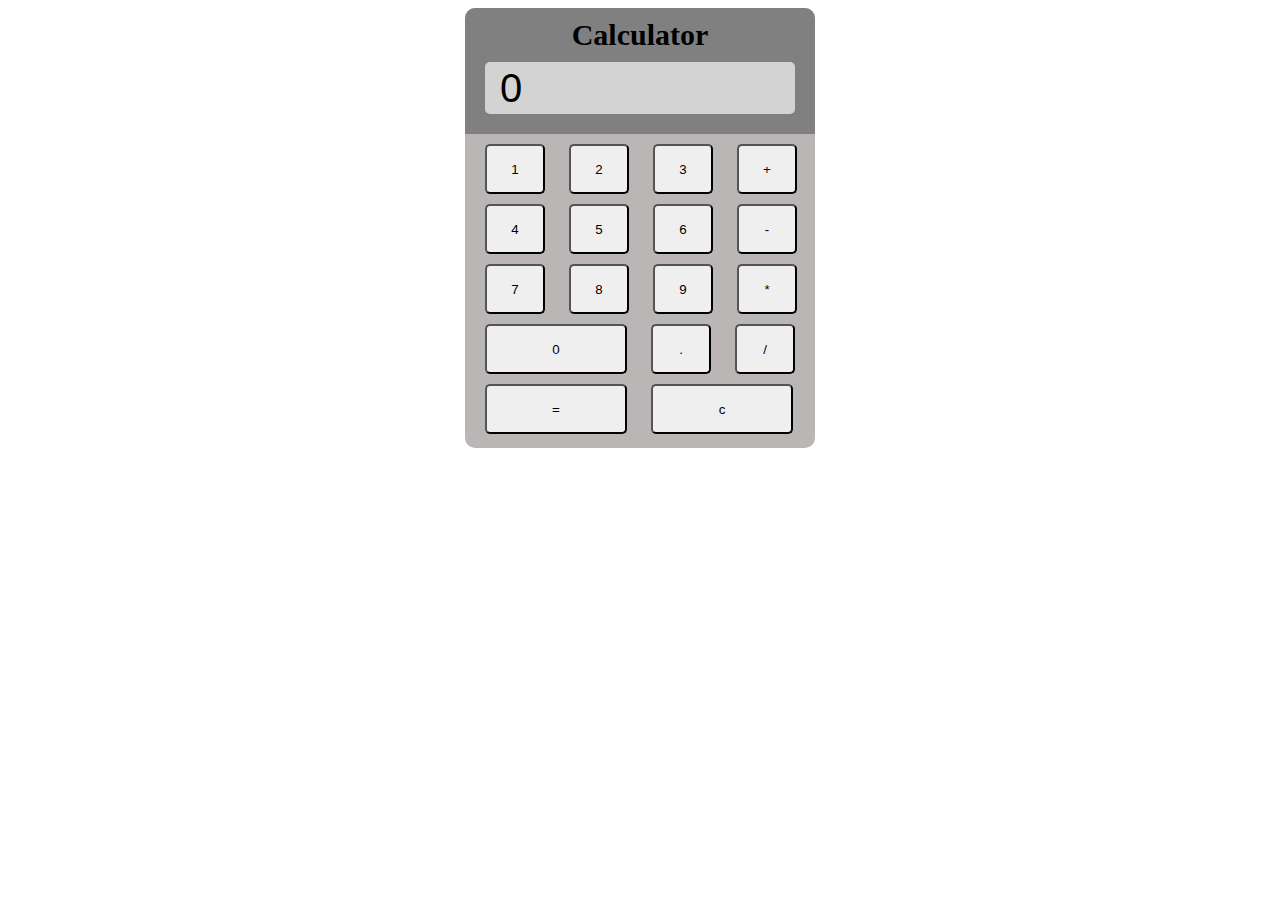
<file: Calculator/index.html>
<!DOCTYPE html>
<html lang="en">
  <head>
    <meta charset="UTF-8" />
    <link rel="stylesheet" href="styles.css" />
    <title>Calculator</title>
  </head>

  <body>
    <div class="container">
      <div class="container__display display">
        <span class="display__text">Calculator</span>
        <input type="text" value="0" class="display__input" />
      </div>

      <div class="container__buttons">
        <button class="buttons__btn">1</button>
        <button class="buttons__btn">2</button>
        <button class="buttons__btn">3</button>
        <button class="buttons__btn">+</button>
        <button class="buttons__btn">4</button>
        <button class="buttons__btn">5</button>
        <button class="buttons__btn">6</button>
        <button class="buttons__btn">-</button>
        <button class="buttons__btn">7</button>
        <button class="buttons__btn">8</button>
        <button class="buttons__btn">9</button>
        <button class="buttons__btn">*</button>
        <button class="buttons__btn-zero">0</button>
        <button class="buttons__btn">.</button>
        <button class="buttons__btn">/</button>
        <button class="buttons__btn-equal">=</button>
        <button class="buttons__bnt-cancel">c</button>
      </div>
    </div>
  </body>
</html>
</file>
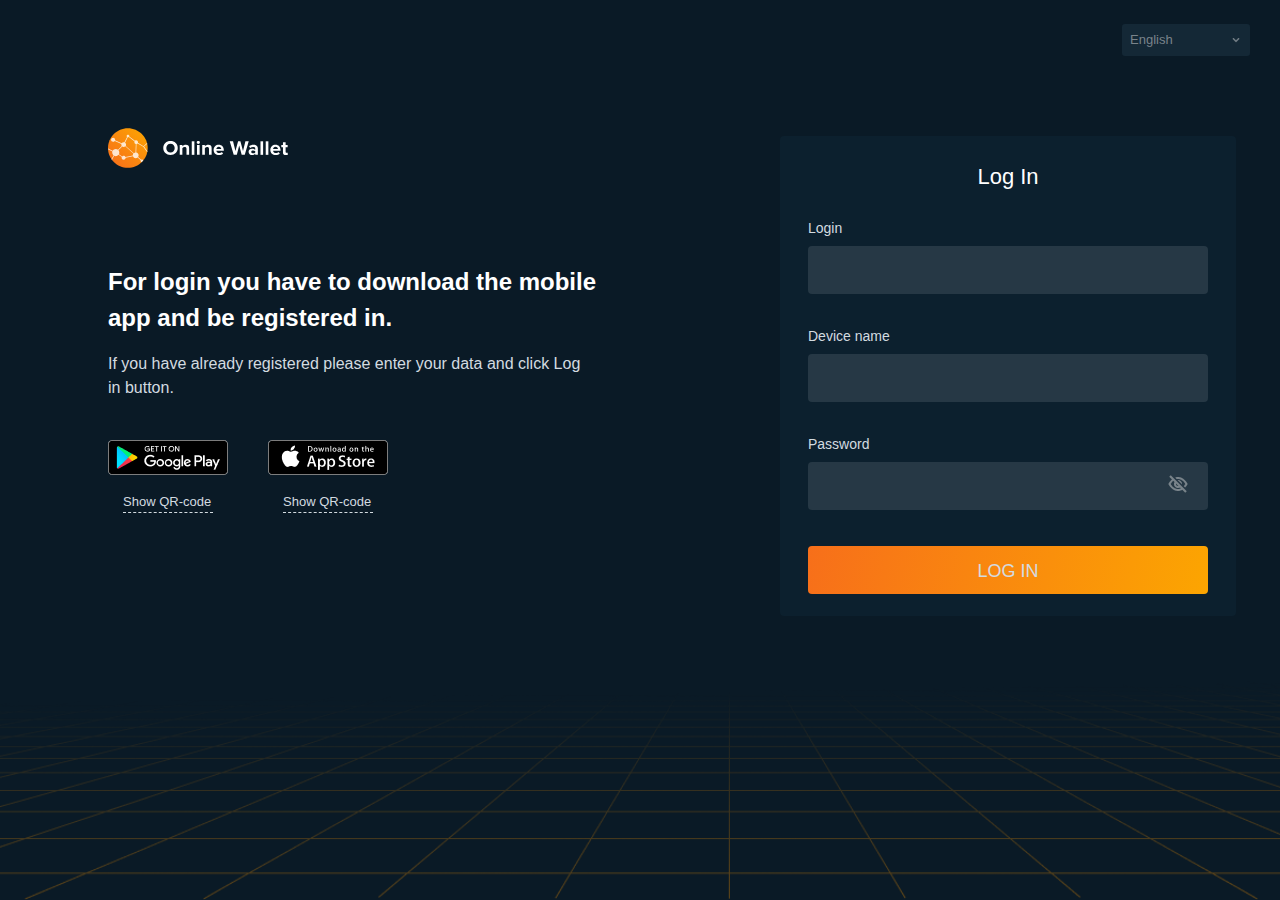
<file: LogIn/index.html>
<!DOCTYPE html>
<html lang="en">

<head>

    <link href="https://fonts.googleapis.com/css?family=Open+Sans:300&display=swap" rel="stylesheet">
    <meta name="viewport" content="width=device-width, initial-scale=1">
    <link rel="stylesheet/less" href="styles.less"/>
    <script src="less/less.js" type="text/javascript"></script>

    <meta charset="UTF-8">
    <title>Log in</title>
</head>

<body>

<div class="languages">
    <p class="languages__english">English</p>
    <img src="images/_arrow-open.png" class="languages__icon" alt="icon_arrow">
</div>
<div class="container">
    <div class="container__text-block text-block">
        <img src="images/white.svg" alt="logo" class="text-block__logo">
        <h1>For login you have to download the mobile app and be registered in.</h1>
        <h2>If you have already registered please enter your data and click Log in button.</h2>
        <div class="text-block__stores stores">
            <div class="stores__Google">
                <img src="images/Google%20Play%20-%20eng.png">
                <p>Show QR-code</p>
            </div>
            <div class="stores__App">
                <img src="images/App%20Store%20-%20eng.png">
                <p>Show QR-code</p>
            </div>
        </div>
    </div>
    <div class="container__form form">
        <p class="form__text">Log In</p>
        <p class="form__text-login">Login</p>
        <input class="form__field-login" type="text">
        <p class="form__text-device-name">Device name</p>
        <input class="form__field-device-name" type="text">
        <p class="form__text-password">Password</p>
        <span class="form__show-password"><img src="images/view-off.png" alt="show-password"></span>
        <input class="form__field-password" type="text">
        <button class="form__field-button field-button" type="text"><p class="field-button__text">LOG IN</p></button>

    </div>
</div>
<div class="bottom__img"></div>
</body>

</html>
</file>
<file: Calculator/styles.css>
.container {
    width: 350px;
    height: 440px;

    background: #bab6b6;
    border-radius: 10px;


    display: flex;
    align-items: center;
    flex-direction: column;
    margin: 0 auto;
}

.display {

    width: 100%;
    min-height: 100px;
    padding: 10px;

    background: gray;
    box-sizing: border-box;
    border-top-right-radius: 10px;
    border-top-left-radius: 10px;

    display: flex;
    flex-direction: column;
    justify-content: space-between;
}

.display__text {
    font-size: 30px;
    text-align: center;
    font-weight: 600;
}

.display__input {
    margin: 10px;
    height: 50px;
    background: lightgray;
    padding-left: 15px;
    border: none;
    font-size: 40px;
    outline: none;
    -webkit-appearance: none;
    border-radius: 5px;
}

.display__input:hover {
    -webkit-appearance: none;
}

.buttons__btn,
.buttons__btn-zero,
.buttons__btn-equal,
.buttons__bnt-cancel {
    border-radius: 5px;
    min-width: 60px;
    min-height: 50px;
    margin: 10px 0 0 20px;
    box-sizing: border-box;
}

.buttons__btn-zero,
.buttons__btn-equal,
.buttons__bnt-cancel {
    min-width: 142px;
}
</file>
